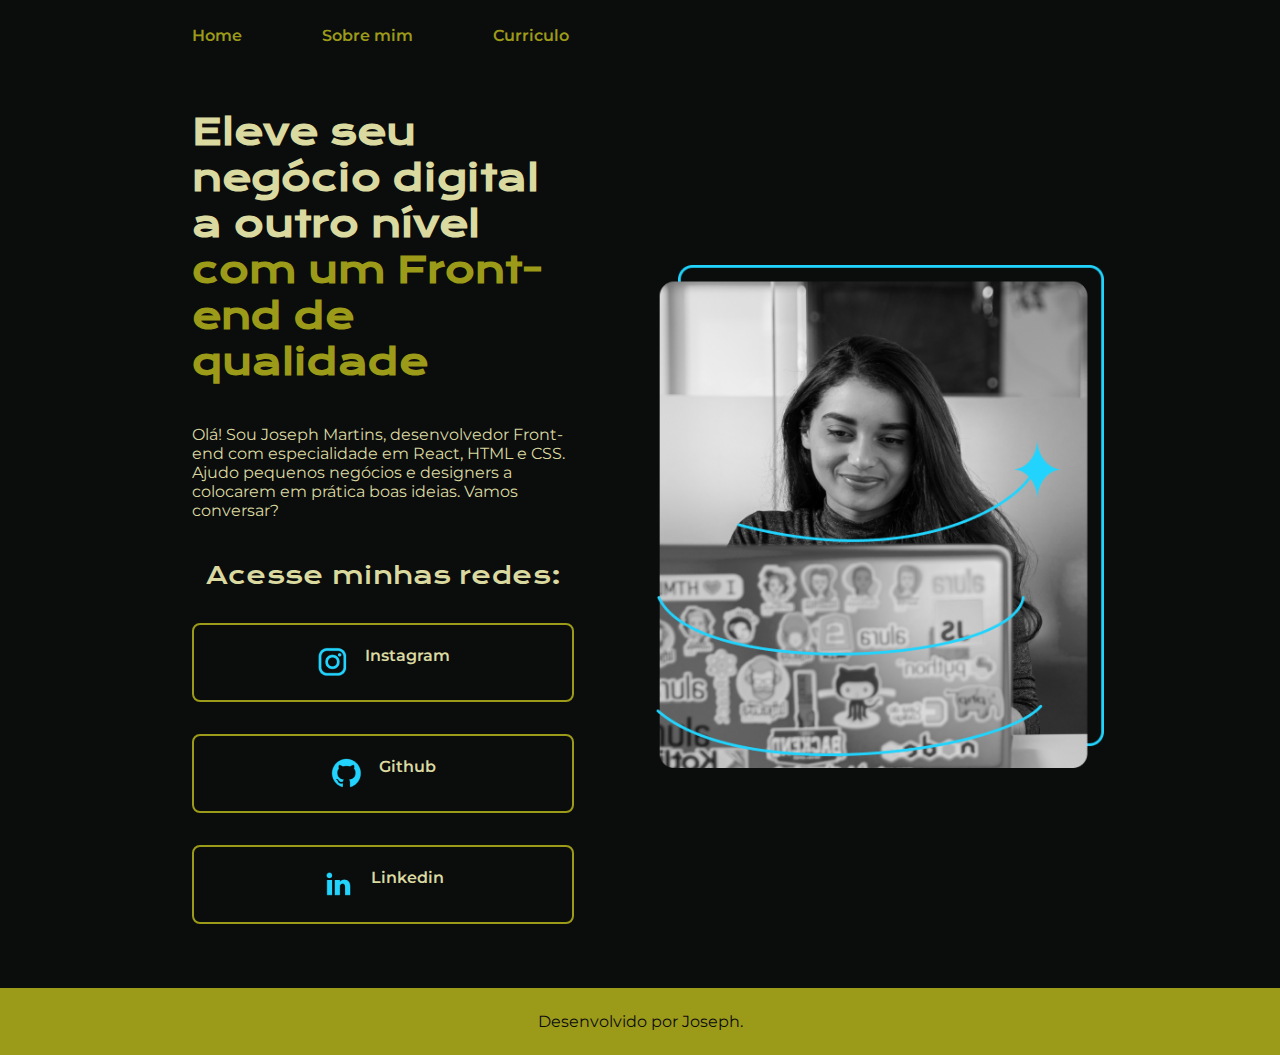
<file: index.html>
<!DOCTYPE html>
<html lang="en">
<head>
    <meta charset="UTF-8">
    <meta name="viewport" content="width=device-width, initial-scale=1.0">
    <title>Portfolio</title>
    <link rel="stylesheet" href="./styles/style.css">
</head>     
<body>
    <header class="cabecalho">
        <nav class="cabecalho__menu">
            <a class="cabecalho__menu__link" href="index.html">Home</a>
            <a class="cabecalho__menu__link" href="about.html">Sobre mim</a>
            <a class="cabecalho__menu__link" href="curriculo.html">Curriculo</a>
        </nav>
    </header>
    <main class="apresentacao">
        <section class="apresentacao__conteudo">
        <h1 class="apresentacao__conteudo__titulo">Eleve seu negócio digital a outro nível
            <strong class="titulo-destaque"> com um Front-end de qualidade 
            </strong> </h1>
            <p class="apresentacao__conteudo__texto">Olá! Sou Joseph Martins, desenvolvedor Front-end com especialidade em React, 
                HTML e CSS. Ajudo pequenos negócios e designers a colocarem em prática boas ideias.
                 Vamos conversar?</p>
                 <div class="apresentacao__links">
                 <h2 class="apresentacao__links_subtitulo">Acesse minhas redes:</h2>
                 <a class="apresentacao__links__link" href="https://instagram.com/joseph.martins"> 
                    <img src="assets/instagram.png">
                    Instagram
                 </a>
                 <a class="apresentacao__links__link" href="https://github.com/Finhuzao">
                    <img src="assets/github.png" alt="github">
                    Github
                 </a>

                 <a class="apresentacao__links__link" href="https://github.com/Finhuzao">
                    <img src="assets/linkedin.png" alt="github">
                    Linkedin
                 </a>
                </div>
         </section>    
                <img class="apresentacao__imagem" src="assets/Imagem.png" alt="foto">
    </main>
    <footer class="rodape">
        <P> Desenvolvido por Joseph.</P>
    </footer>
</body>
</html>
</file>
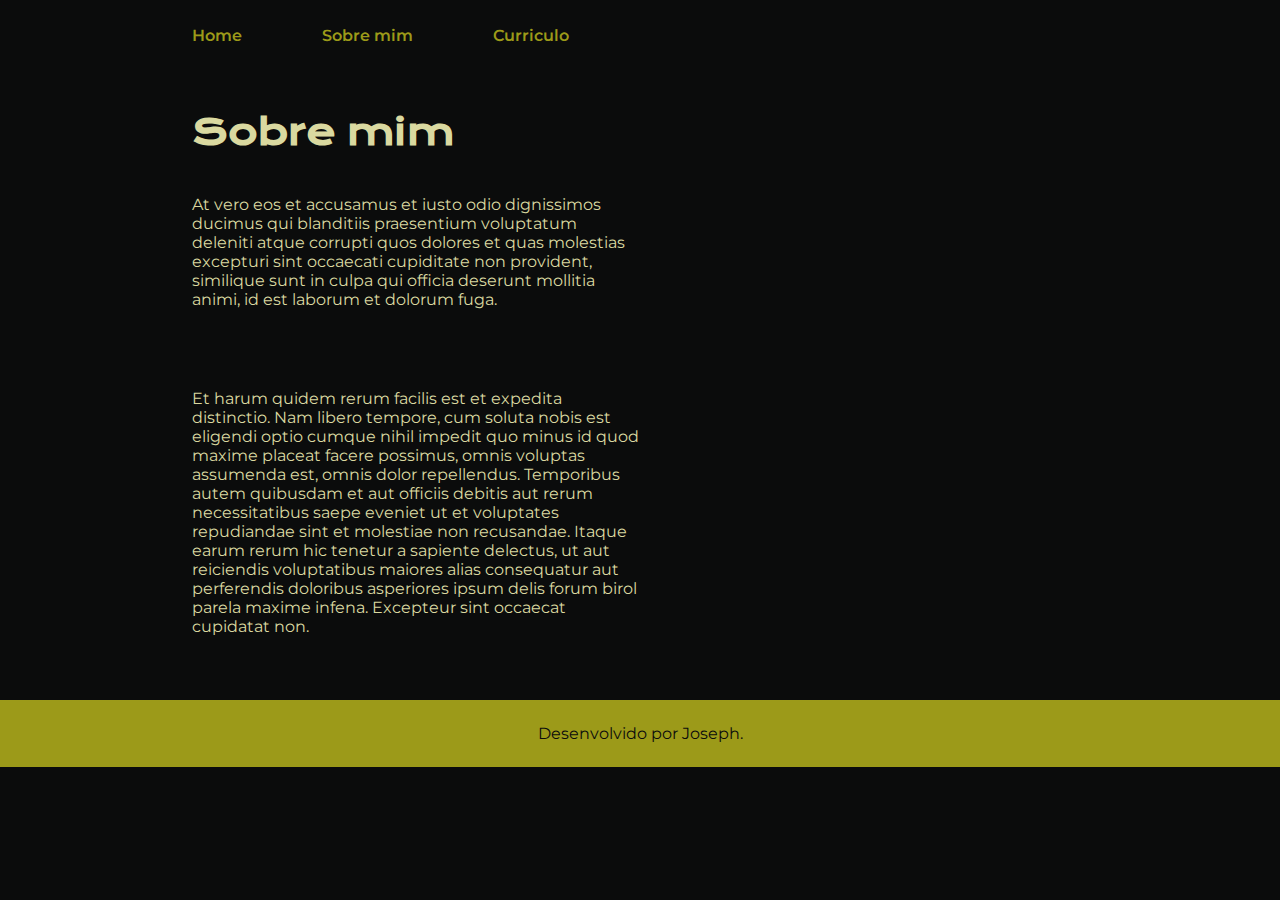
<file: about.html>
<!DOCTYPE html>
<html lang="pt-br">
<head>
    <meta charset="UTF-8">
    <meta name="viewport" content="width=device-width, initial-scale=1.0">
    <title>Sobre mim</title>
    <link rel="stylesheet" href="./styles/style.css">
</head>
<body>
    <header class="cabecalho">
        <nav class="cabecalho__menu">
            <a class="cabecalho__menu__link" href="index.html">Home</a>
            <a class="cabecalho__menu__link" href="about.html">Sobre mim</a>
            <a class="cabecalho__menu__link" href="curriculo.html">Curriculo</a>
        </nav>
    </header>

    <main class="apresentacao">
        <section class="apresentacao__conteudo">
            <h1 class="apresentacao__conteudo__titulo">Sobre mim</h1>
            <p class="apresentacao__conteudo__texto">At vero eos et accusamus et iusto odio dignissimos ducimus qui blanditiis praesentium voluptatum deleniti atque corrupti quos dolores et quas molestias excepturi sint occaecati cupiditate non provident, similique sunt in culpa qui officia deserunt mollitia animi, id est laborum et dolorum fuga.</p></p>
            <p class="apresentacao__conteudo__texto">Et harum quidem rerum facilis est et expedita distinctio. Nam libero tempore, cum soluta nobis est eligendi optio cumque nihil impedit quo minus id quod maxime placeat facere possimus, omnis voluptas assumenda est, omnis dolor repellendus. Temporibus autem quibusdam et aut officiis debitis aut rerum necessitatibus saepe eveniet ut et voluptates repudiandae sint et molestiae non recusandae. Itaque earum rerum hic tenetur a sapiente delectus, ut aut reiciendis voluptatibus maiores alias consequatur aut perferendis doloribus asperiores ipsum delis forum birol parela maxime infena. Excepteur sint occaecat cupidatat non.</p>
        </section>
    </main>

    <footer class="rodape">
        <P> Desenvolvido por Joseph.</P>
    </footer>

</body>
</html>
</file>
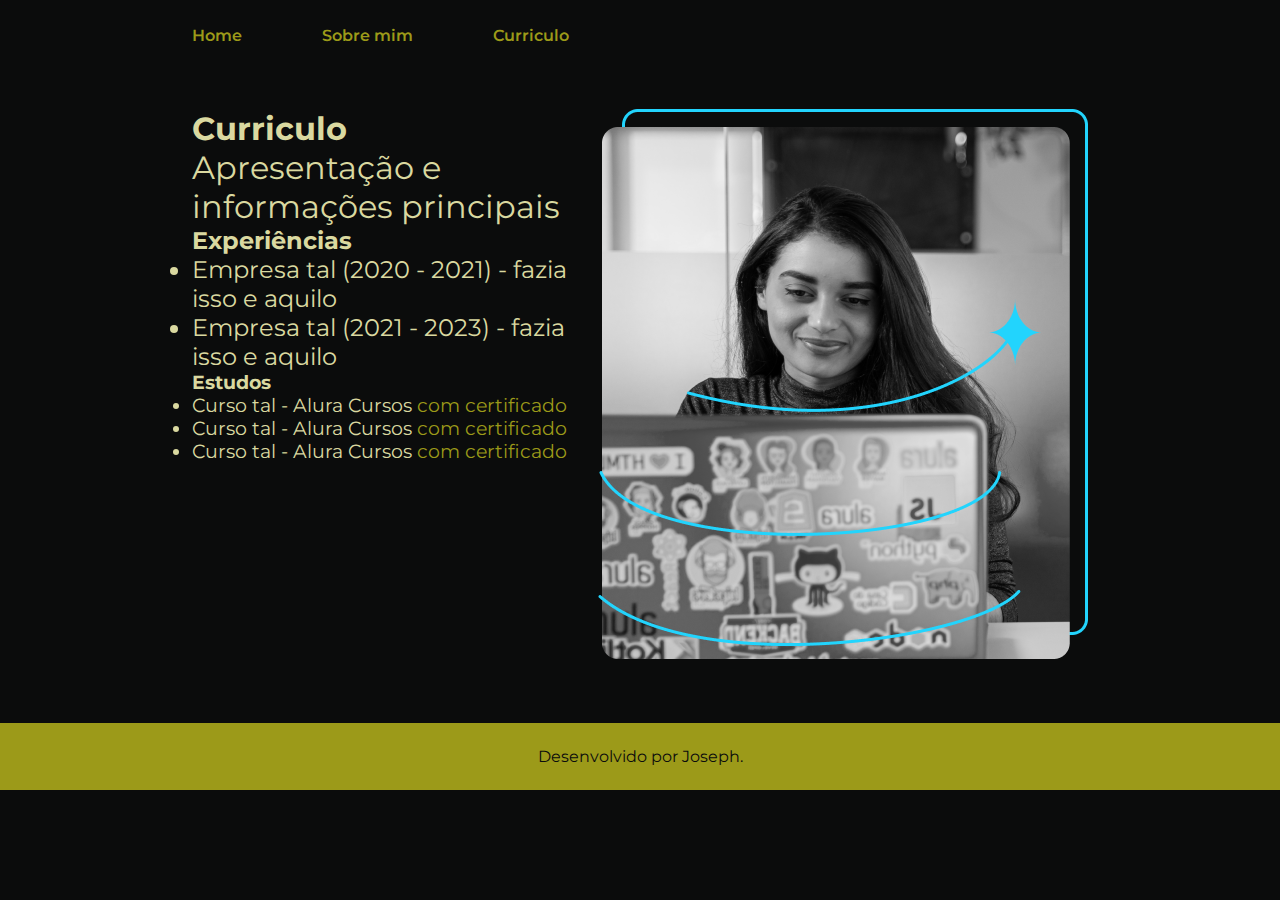
<file: curriculo.html>
<!DOCTYPE html>
<html lang="pt-br">
<head>
    <meta charset="UTF-8">
    <meta name="viewport" content="width=device-width, initial-scale=1.0">
    <title>Sobre mim</title>
    <link rel="stylesheet" href="./styles/style.css">
</head>
<body>
    <header class="cabecalho">
        <nav class="cabecalho__menu">
            <a class="cabecalho__menu__link" href="index.html">Home</a>
            <a class="cabecalho__menu__link" href="about.html">Sobre mim</a>
            <a class="cabecalho__menu__link" href="curriculo.html">Curriculo</a>
        </nav>
    </header>

    <main class="curriculo__apresentacao">
        <section class="curriculo__apresentacao__conteudo">
        <h1 class="curriculo__texto"><strong>Curriculo</strong>
            <p class="curriculo__conteudo">
                Apresentação e informações principais
            </p>
        </h1>
        <h2 class="curriculo__texto"><strong>Experiências</strong>
            <p class="curriculo__conteudo">    
            <ul class="curriculo__apresentacao__texto">           
                <li> Empresa tal (2020 - 2021) - fazia isso e aquilo </li>
                <li> Empresa tal (2021 - 2023) - fazia isso e aquilo </li>
             </ul>
            </p>   
        </h2>
                
        <h3 class="curriculo__texto"><strong>Estudos</strong>
            <p class="curriculo__conteudo">
                <ul class="curriculo__apresentacao__texto">  
                <li>Curso tal - Alura Cursos <a href="linkdocertificado">com certificado</a></li>
                <li>Curso tal - Alura Cursos <a href="linkdocertificado">com certificado</a></li>
                <li>Curso tal - Alura Cursos <a href="linkdocertificado">com certificado</a></li>
                </ul>
            </p>
        </h3>
        </section>
        <img src="assets/Imagem.png" alt="foto">
    </main>

    <footer class="rodape">
        <P> Desenvolvido por Joseph.</P>
    </footer>

</body>
</html>
</file>
<file: styles/style.css>
@import url('https://fonts.googleapis.com/css2?family=Krona+One&family=Montserrat:wght@400;600&display=swap');

:root {
   --cor-primaria: #0b0c0c;
   --cor-secundaria: #dad9a0;
   --cor-terciaria: #9c9a19;
   --cor-hover: #c2cf06;

   --fonte-primaria: 'Krona One', 'sans-serif';
   --fonte-secundaria: 'Montserrat', 'sans-serif';
}

* {
  margin: 0;
  padding: 0;

  }

body {
    box-sizing: border-box;
    background-color: var(--cor-primaria);
    color: var(--cor-secundaria); 
  }
 
.cabecalho {
  padding: 2% 0% 0% 15%;
} 

.cabecalho__menu {
  display: flex;
  gap: 80px;
}

.cabecalho__menu__link {
  font-family: var(--fonte-secundaria);
  font-size: 1,5rem;
  font-weight: 600;
  color: var(--cor-terciaria);
  text-decoration: none;
  
}

.apresentacao {
   padding: 5% 15%;
   display: flex;
   align-items: center;
   justify-content: space-between;
   gap: 82px;
}

.apresentacao__conteudo {
    width: 50%;
    display: flex;
    flex-direction: column;
    gap: 40px;

}

.apresentacao__conteudo__titulo   {
  font-size: 2.25rem;
  font-family: var(--fonte-primaria);
}

.titulo-destaque {
  color: var(--cor-terciaria);
}


.apresentacao__conteudo__texto {
  font-size: 1,5rem;
  font-family: var(--fonte-secundaria);
}

.apresentacao__links {
  display: flex;
  flex-direction: column;
  align-items: center;
  justify-content: space-between;
  gap: 32px;
}

.apresentacao__links_subtitulo{
  font-family: var(--fonte-primaria);
  font-weight: 400;
  font-size: 1,5rem;
}

.apresentacao__links__link {
  display: flex;
  justify-content: center;
  gap: 16px;
  border: 2px solid var(--cor-terciaria);
  width: 378px;
  text-align: center;
  border-radius: 8px;
  font-size: 1,5rem;
  padding: 21.5px 0;
  text-decoration: none;
  color: var(--cor-secundaria);
  font-family: var(--fonte-secundaria);
  font-weight: 600;

}

.apresentacao__links__link:hover {
   background-color: var(--cor-hover);
}

.apresentacao__imagem{
   width: 50%
}
.rodape {
   padding: 24px;
   color: var(--cor-primaria);
   background-color: var(--cor-terciaria);
   text-align: center;
   font-family: var(--fonte-secundaria);
   font-size: 1,5rem;
   font-weight: 400;
}

.curriculo__apresentacao {
  display: flex;
  padding: 5% 15%;
  
}

.curriculo__apresentacao__conteudo {
  display: flex;
  flex-direction: column;
}

.curriculo__texto {
  font-size: 1,5rem;
  font-family: var(--fonte-secundaria);
  font-weight: 400;

}

.curriculo__apresentacao__texto a{
    text-decoration: none;
    color: var(--cor-terciaria);
}

@media (max-width: 1200px) {
    .apresentacao {
      flex-direction: column-reverse;
      padding: 10%;
    }

    .cabecalho {
      padding: 5%;
    }

    .cabecalho__menu {
      justify-content: center;
    }

    .apresentacao__conteudo {
      width: auto;
    }
    .curriculo__apresentacao{
      flex-direction: column-reverse;
      padding: 10%;
    }
}
</file>
